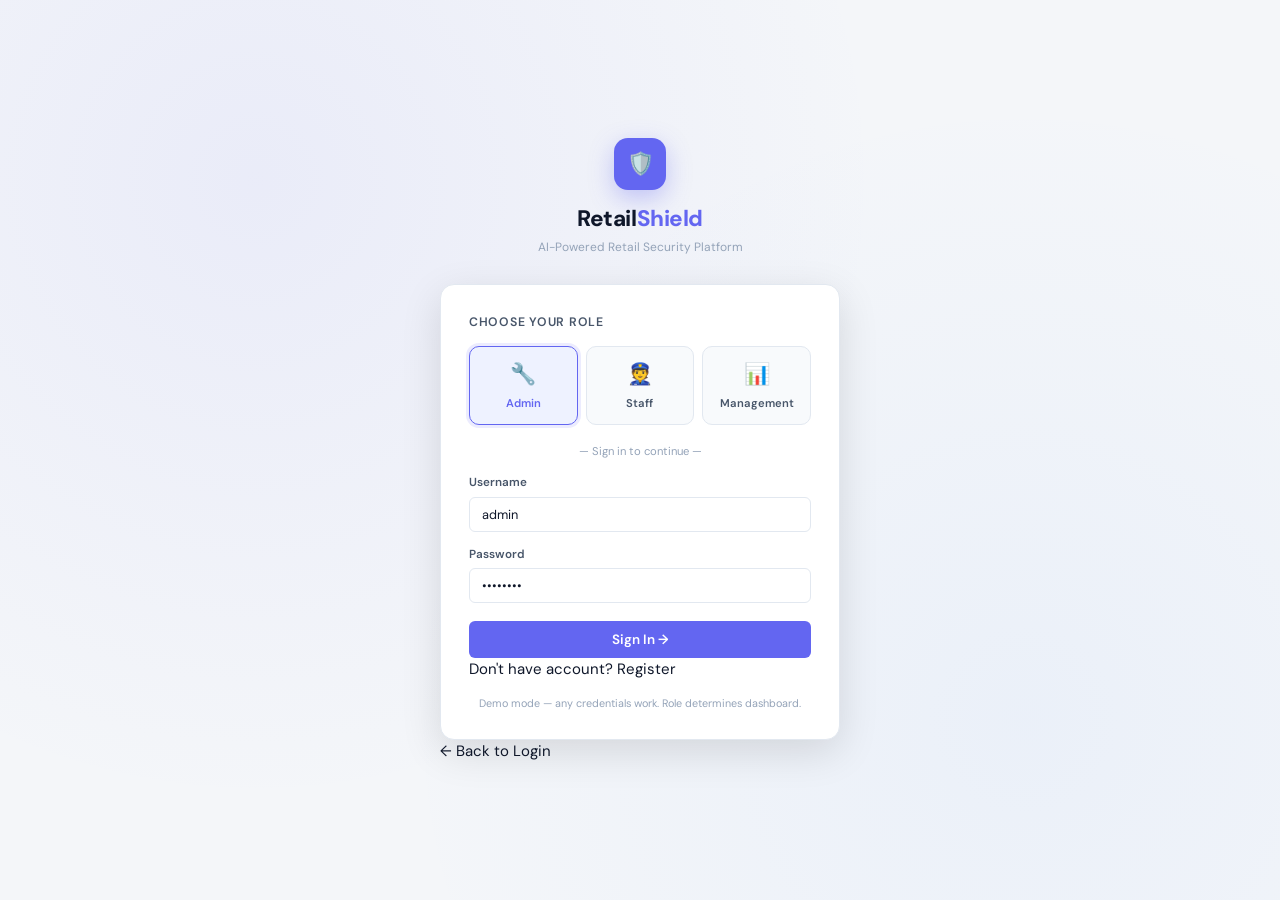
<file: index.html>
<!DOCTYPE html>
<html lang="en">
<head>
  <meta charset="UTF-8" />
  <meta name="viewport" content="width=device-width,initial-scale=1" />
  <title>RetailShield — Login</title>
  <link rel="stylesheet" href="style.css" />
</head>
<body>

<div class="login-page">
  <div class="login-box">

    <div class="login-brand">
      <div class="login-brand-logo">🛡️</div>
      <div class="login-brand-name">Retail<span>Shield</span></div>
      <div class="login-brand-sub">AI-Powered Retail Security Platform</div>
    </div>

<div class="login-card" id="login-card">
      <h2>Choose Your Role</h2>

      <div class="role-grid">
        <div class="role-btn active" data-role="admin" onclick="pickRole(this,'admin')">
          <div class="role-emoji">🔧</div>
          <div class="role-name">Admin</div>
        </div>
        <div class="role-btn" data-role="staff" onclick="pickRole(this,'staff')">
          <div class="role-emoji">👮</div>
          <div class="role-name">Staff</div>
        </div>
        <div class="role-btn" data-role="management" onclick="pickRole(this,'management')">
          <div class="role-emoji">📊</div>
          <div class="role-name">Management</div>
        </div>
      </div>

      <div class="login-sep">— Sign in to continue —</div>

      <div class="form-row">
        <label>Username</label>
        <input class="form-input" id="inp-user" type="text" value="admin" placeholder="Enter username" />
      </div>

      <div class="form-row">
        <label>Password</label>
        <input class="form-input" id="inp-pass" type="password" value="••••••••" placeholder="Enter password" />
      </div>

<button class="login-btn" id="login-btn" onclick="doLogin()">Sign In →</button>

      <div class="toggle-link" onclick="toggleRegister()">Don't have account? <span class="link">Register</span></div>
      <div class="login-footer">Demo mode — any credentials work. Role determines dashboard.</div>
    </div>

    <!-- Register Form (hidden) -->
    <div class="register-card" id="register-card" style="display:none;">
      <h2>Create Account</h2>
      <div class="form-row">
        <label>Full Name</label>
        <input class="form-input" id="reg-name" type="text" placeholder="Your name" />
      </div>
      <div class="form-row">
        <label>Email (optional)</label>
        <input class="form-input" id="reg-email" type="email" placeholder="user@example.com" />
      </div>
      <div class="form-row">
        <label>Username</label>
        <input class="form-input" id="reg-user" type="text" placeholder="Username" />
      </div>
      <div class="form-row">
        <label>Password</label>
        <input class="form-input" id="reg-pass" type="password" placeholder="Password" />
      </div>
      <div class="form-row">
        <label>Confirm Password</label>
        <input class="form-input" id="reg-confirm-pass" type="password" placeholder="Confirm Password" />
      </div>
      <div class="form-row">
        <label>Store</label>
        <select class="form-input" id="reg-store">
<option value="D-Mart">D-Mart</option>
          <option value="Reliance Retail">Reliance Retail</option>
          <option value="Vishal Mart">Vishal Mart</option>
          <option value="Big Bazaar">Big Bazaar</option>
          <option value="Spencer's">Spencer's</option>
          <option value="More Supermarket">More Supermarket</option>
        </select>
      </div>
      <div class="form-row">
        <label>Role</label>
        <select class="form-input" id="reg-role">
          <option value="staff">Staff</option>
          <option value="management">Management</option>
          <option value="admin">Admin</option>
        </select>
      </div>
      <div class="form-row">
        <label>Branch Location (City)</label>
        <select class="form-input" id="reg-branch">
          <option value="Mumbai">Mumbai</option>
          <option value="Delhi">Delhi</option>
          <option value="Bangalore">Bangalore</option>
          <option value="Hyderabad">Hyderabad</option>
          <option value="Chennai">Chennai</option>
          <option value="Kolkata">Kolkata</option>
          <option value="Pune">Pune</option>
          <option value="Ahmedabad">Ahmedabad</option>
          <option value="Rajahmundry">Rajahmundry (rjy)</option>
          <option value="Kakinada">Kakinada (kkd)</option>
          <option value="Visakhapatnam">Visakhapatnam</option>
          <option value="Vijayawada">Vijayawada</option>
          <option value="Guntur">Guntur</option>
          <option value="Coimbatore">Coimbatore</option>
          <option value="Jaipur">Jaipur</option>
          <option value="Lucknow">Lucknow</option>
        </select>
      </div>
      </div>
      <div class="toggle-link" onclick="toggleRegister()">← Back to Login</div>

  </div>
</div>

<script>
  let role = 'admin';

  function pickRole(el, r) {
    document.querySelectorAll('.role-btn').forEach(b => b.classList.remove('active'));
    el.classList.add('active'); role = r;
  }

  function doLogin() {
    const user = document.getElementById('inp-user').value || 'User';
    sessionStorage.setItem('rs_role', role);
    sessionStorage.setItem('rs_user', user);
    const btn = document.getElementById('login-btn');
    btn.textContent = 'Signing in…'; btn.disabled = true;
    setTimeout(() => {
      window.location.href = { admin:'admin.html', staff:'staff.html', management:'management.html' }[role];
    }, 600);
  }

  document.addEventListener('keydown', e => { if (e.key === 'Enter') doLogin(); });
</script>
<script src="script.js"></script>
</body>
</html>
</file>
<file: style.css>
@import url('https://fonts.googleapis.com/css2?family=DM+Sans:ital,opsz,wght@0,9..40,300;0,9..40,400;0,9..40,500;0,9..40,600;0,9..40,700;1,9..40,400&family=DM+Mono:wght@400;500&display=swap');

/* ─── TOKENS ──────────────────────────────────────── */
:root {
  --bg:           #f4f6f9;
  --surface:      #ffffff;
  --surface-2:    #f8fafc;
  --border:       #e2e8f0;
  --border-2:     #cbd5e1;

  --sidebar-bg:   #1e293b;
  --sidebar-text: #94a3b8;
  --sidebar-active:#ffffff;
  --sidebar-hover:#334155;

  --text-1:       #0f172a;
  --text-2:       #475569;
  --text-3:       #94a3b8;

  --red:          #ef4444;
  --red-bg:       #fef2f2;
  --red-border:   #fecaca;

  --amber:        #f59e0b;
  --amber-bg:     #fffbeb;
  --amber-border: #fde68a;

  --green:        #10b981;
  --green-bg:     #f0fdf4;
  --green-border: #bbf7d0;

  --blue:         #3b82f6;
  --blue-bg:      #eff6ff;
  --blue-border:  #bfdbfe;

  --accent:       #6366f1;
  --accent-bg:    #eef2ff;

  --shadow-sm:    0 1px 3px rgba(0,0,0,.08), 0 1px 2px rgba(0,0,0,.05);
  --shadow-md:    0 4px 16px rgba(0,0,0,.08), 0 2px 6px rgba(0,0,0,.05);
  --shadow-lg:    0 12px 40px rgba(0,0,0,.12);

  --radius:       10px;
  --radius-sm:    6px;
  --radius-lg:    14px;
  --sidebar-w:    230px;
  --topbar-h:     60px;

  --font:         'DM Sans', sans-serif;
  --mono:         'DM Mono', monospace;
}

/* ─── RESET ───────────────────────────────────────── */
*, *::before, *::after { box-sizing: border-box; margin: 0; padding: 0; }
html { font-size: 15px; }
body { font-family: var(--font); background: var(--bg); color: var(--text-1); line-height: 1.5; overflow-x: hidden; }
a { text-decoration: none; color: inherit; }
button { font-family: var(--font); cursor: pointer; }
input, select, textarea { font-family: var(--font); }

::-webkit-scrollbar { width: 5px; height: 5px; }
::-webkit-scrollbar-track { background: transparent; }
::-webkit-scrollbar-thumb { background: var(--border-2); border-radius: 99px; }

/* ─── LAYOUT ──────────────────────────────────────── */
.app { display: flex; min-height: 100vh; }

/* ─── SIDEBAR ─────────────────────────────────────── */
.sidebar {
  width: var(--sidebar-w);
  background: var(--sidebar-bg);
  display: flex;
  flex-direction: column;
  position: fixed;
  inset: 0 auto 0 0;
  z-index: 200;
  overflow-y: auto;
}

.sidebar-brand {
  display: flex; align-items: center; gap: 10px;
  padding: 20px 18px 16px;
  border-bottom: 1px solid rgba(255,255,255,.06);
}
.brand-icon {
  width: 32px; height: 32px; border-radius: 8px;
  background: var(--accent); display: flex; align-items: center;
  justify-content: center; font-size: 15px; flex-shrink: 0;
}
.brand-name { font-size: 1rem; font-weight: 700; color: #fff; letter-spacing: -.01em; }
.brand-name span { color: #a5b4fc; }

.nav-section { padding: 12px 10px 4px; }
.nav-label {
  font-size: .68rem; font-weight: 600; letter-spacing: .08em;
  text-transform: uppercase; color: #475569;
  padding: 0 8px; margin-bottom: 4px;
}
.nav-item {
  display: flex; align-items: center; gap: 9px;
  padding: 8px 10px; border-radius: var(--radius-sm);
  color: var(--sidebar-text); font-size: .875rem; font-weight: 500;
  transition: background .15s, color .15s; cursor: pointer;
  margin-bottom: 2px;
}
.nav-item:hover { background: var(--sidebar-hover); color: #fff; }
.nav-item.active { background: rgba(99,102,241,.25); color: #c7d2fe; }
.nav-item .icon { font-size: 1rem; width: 20px; text-align: center; flex-shrink: 0; }
.nav-item .badge {
  margin-left: auto; background: var(--red); color: #fff;
  font-size: .65rem; font-weight: 700; padding: 1px 6px;
  border-radius: 99px; min-width: 18px; text-align: center;
}

.sidebar-footer {
  margin-top: auto;
  padding: 14px 10px;
  border-top: 1px solid rgba(255,255,255,.06);
}
.user-row {
  display: flex; align-items: center; gap: 10px;
  padding: 8px 10px; border-radius: var(--radius-sm);
}
.avatar {
  width: 30px; height: 30px; border-radius: 50%;
  background: var(--accent); color: #fff;
  display: flex; align-items: center; justify-content: center;
  font-size: .8rem; font-weight: 700; flex-shrink: 0;
}
.user-meta { flex: 1; min-width: 0; }
.user-name { font-size: .82rem; font-weight: 600; color: #e2e8f0; white-space: nowrap; overflow: hidden; text-overflow: ellipsis; }
.user-role { font-size: .68rem; color: #64748b; }
.btn-logout {
  background: none; border: 1px solid #334155;
  border-radius: 5px; padding: 3px 8px;
  color: #64748b; font-size: .7rem;
  transition: all .15s;
}
.btn-logout:hover { border-color: var(--red); color: var(--red); }

/* ─── MAIN ────────────────────────────────────────── */
.main {
  flex: 1;
  margin-left: var(--sidebar-w);
  display: flex; flex-direction: column;
  min-height: 100vh;
}

/* ─── TOPBAR ──────────────────────────────────────── */
.topbar {
  height: var(--topbar-h);
  background: var(--surface);
  border-bottom: 1px solid var(--border);
  display: flex; align-items: center;
  padding: 0 24px; gap: 16px;
  position: sticky; top: 0; z-index: 100;
}
.topbar-title { font-size: 1rem; font-weight: 600; flex: 1; }
.topbar-pill {
  display: flex; align-items: center; gap: 6px;
  background: var(--green-bg); border: 1px solid var(--green-border);
  border-radius: 99px; padding: 4px 12px;
  font-size: .75rem; font-weight: 500; color: var(--green);
}
.topbar-pill.alert-mode { background: var(--red-bg); border-color: var(--red-border); color: var(--red); }
.pulse { width: 7px; height: 7px; border-radius: 50%; background: currentColor; animation: blink 1.4s infinite; }
.topbar-time {
  font-family: var(--mono); font-size: .78rem; color: var(--text-2);
  background: var(--bg); border: 1px solid var(--border);
  border-radius: var(--radius-sm); padding: 4px 10px;
}

/* ─── PAGE ────────────────────────────────────────── */
.page { padding: 22px 24px; flex: 1; }
.page-header { margin-bottom: 18px; }
.page-title { font-size: 1.35rem; font-weight: 700; color: var(--text-1); }
.page-sub { font-size: .85rem; color: var(--text-2); margin-top: 2px; }

/* ─── SECTION VIEWS ───────────────────────────────── */
.view { display: none; animation: fadeIn .2s ease; }
.view.active { display: block; }

/* ─── STAT CARDS ──────────────────────────────────── */
.stats-row { display: grid; grid-template-columns: repeat(4, 1fr); gap: 14px; margin-bottom: 20px; }
.stat-card {
  background: var(--surface); border: 1px solid var(--border);
  border-radius: var(--radius); padding: 16px 18px;
  display: flex; flex-direction: column; gap: 8px;
  box-shadow: var(--shadow-sm); position: relative; overflow: hidden;
}
.stat-card::after {
  content: ''; position: absolute; left: 0; top: 0; bottom: 0;
  width: 3px; background: var(--card-color, var(--accent)); border-radius: 99px;
}
.stat-card.red   { --card-color: var(--red); }
.stat-card.amber { --card-color: var(--amber); }
.stat-card.green { --card-color: var(--green); }
.stat-card.blue  { --card-color: var(--blue); }

.stat-top { display: flex; align-items: center; justify-content: space-between; }
.stat-label { font-size: .78rem; font-weight: 500; color: var(--text-2); }
.stat-icon-wrap {
  width: 32px; height: 32px; border-radius: 8px;
  background: var(--card-bg, var(--accent-bg));
  display: flex; align-items: center; justify-content: center; font-size: 15px;
}
.stat-card.red   .stat-icon-wrap { background: var(--red-bg); }
.stat-card.amber .stat-icon-wrap { background: var(--amber-bg); }
.stat-card.green .stat-icon-wrap { background: var(--green-bg); }
.stat-card.blue  .stat-icon-wrap { background: var(--blue-bg); }
.stat-value { font-size: 1.8rem; font-weight: 700; line-height: 1; color: var(--text-1); }
.stat-footer { font-size: .73rem; color: var(--text-3); display: flex; align-items: center; gap: 4px; }
.stat-footer .up   { color: var(--red); }
.stat-footer .down { color: var(--green); }

/* ─── CARDS ───────────────────────────────────────── */
.grid-2   { display: grid; grid-template-columns: 1fr 1fr; gap: 16px; margin-bottom: 16px; }
.grid-3   { display: grid; grid-template-columns: 1fr 1fr 1fr; gap: 16px; margin-bottom: 16px; }
.grid-6-4 { display: grid; grid-template-columns: 6fr 4fr; gap: 16px; margin-bottom: 16px; }
.grid-4-6 { display: grid; grid-template-columns: 4fr 6fr; gap: 16px; margin-bottom: 16px; }
.mb-4 { margin-bottom: 16px; }

.card {
  background: var(--surface); border: 1px solid var(--border);
  border-radius: var(--radius); box-shadow: var(--shadow-sm); overflow: hidden;
}
.card-header {
  display: flex; align-items: center; justify-content: space-between;
  padding: 14px 18px; border-bottom: 1px solid var(--border);
}
.card-title { font-size: .88rem; font-weight: 600; color: var(--text-1); display: flex; align-items: center; gap: 7px; }
.card-title .dot { width: 7px; height: 7px; border-radius: 50%; background: var(--green); animation: blink 2s infinite; }
.card-title .dot.red { background: var(--red); animation-duration: .9s; }
.card-actions { display: flex; gap: 8px; align-items: center; }
.card-body { padding: 16px 18px; }
.card-body.no-pad { padding: 0; }

/* ─── BUTTONS ─────────────────────────────────────── */
.btn {
  display: inline-flex; align-items: center; gap: 6px;
  padding: 7px 14px; border-radius: var(--radius-sm); font-size: .82rem;
  font-weight: 500; transition: all .15s; border: 1px solid transparent;
}
.btn-primary { background: var(--accent); color: #fff; }
.btn-primary:hover { background: #4f46e5; }
.btn-outline { background: var(--surface); border-color: var(--border); color: var(--text-2); }
.btn-outline:hover { border-color: var(--border-2); color: var(--text-1); background: var(--surface-2); }
.btn-danger  { background: var(--red-bg); border-color: var(--red-border); color: var(--red); }
.btn-danger:hover  { background: var(--red); color: #fff; }
.btn-success { background: var(--green-bg); border-color: var(--green-border); color: var(--green); }
.btn-success:hover { background: var(--green); color: #fff; }
.btn-sm { padding: 4px 10px; font-size: .75rem; }
.btn-xs { padding: 3px 8px; font-size: .7rem; }

/* ─── BADGE / CHIP ────────────────────────────────── */
.badge {
  display: inline-flex; align-items: center; gap: 4px;
  padding: 2px 8px; border-radius: 99px; font-size: .7rem; font-weight: 600;
}
.badge-red    { background: var(--red-bg);   color: var(--red);   border: 1px solid var(--red-border); }
.badge-amber  { background: var(--amber-bg); color: var(--amber); border: 1px solid var(--amber-border); }
.badge-green  { background: var(--green-bg); color: var(--green); border: 1px solid var(--green-border); }
.badge-blue   { background: var(--blue-bg);  color: var(--blue);  border: 1px solid var(--blue-border); }
.badge-gray   { background: var(--surface-2); color: var(--text-2); border: 1px solid var(--border); }

/* ─── ALERT FEED ──────────────────────────────────── */
.alert-feed { max-height: 400px; overflow-y: auto; }
.alert-row {
  display: flex; align-items: flex-start; gap: 12px;
  padding: 12px 18px; border-bottom: 1px solid var(--border);
  transition: background .1s; animation: slideIn .25s ease;
}
.alert-row:last-child { border-bottom: none; }
.alert-row:hover { background: var(--bg); }
.alert-row.acked { opacity: .45; }

.sev-dot {
  width: 8px; height: 8px; border-radius: 50%; margin-top: 5px; flex-shrink: 0;
}
.sev-dot.high   { background: var(--red);   box-shadow: 0 0 0 3px var(--red-bg); }
.sev-dot.medium { background: var(--amber); box-shadow: 0 0 0 3px var(--amber-bg); }
.sev-dot.low    { background: var(--blue);  box-shadow: 0 0 0 3px var(--blue-bg); }

.alert-body { flex: 1; min-width: 0; }
.alert-msg { font-size: .85rem; font-weight: 500; color: var(--text-1); margin-bottom: 3px; }
.alert-meta { font-size: .73rem; color: var(--text-3); display: flex; gap: 10px; flex-wrap: wrap; }
.alert-meta span { display: flex; align-items: center; gap: 3px; }

/* ─── LOG ROWS ────────────────────────────────────── */
.log-feed { max-height: 500px; overflow-y: auto; font-family: var(--mono); font-size: .75rem; }
.log-row {
  display: flex; gap: 10px; align-items: baseline;
  padding: 6px 18px; border-bottom: 1px solid var(--border);
  animation: slideIn .2s ease;
}
.log-row:last-child { border-bottom: none; }
.log-row:hover { background: var(--bg); }
.log-time  { color: var(--text-3); white-space: nowrap; flex-shrink: 0; }
.log-tag   { width: 60px; font-weight: 500; flex-shrink: 0; }
.log-tag.info    { color: var(--blue); }
.log-tag.warn    { color: var(--amber); }
.log-tag.error   { color: var(--red); }
.log-tag.success { color: var(--green); }
.log-msg { color: var(--text-2); flex: 1; }

/* ─── CAMERA GRID ─────────────────────────────────── */
.cam-grid { display: grid; grid-template-columns: repeat(3, 1fr); gap: 10px; }
.cam-cell {
  border-radius: var(--radius-sm); overflow: hidden;
  border: 2px solid var(--border); position: relative; background: #0d1117;
  transition: border-color .2s; cursor: pointer;
  aspect-ratio: 16/10;
}
.cam-cell:hover { border-color: var(--accent); }
.cam-cell.alert-cam { border-color: var(--red); animation: borderFlash .9s infinite; }
.cam-cell.offline   { opacity: .5; }

.cam-canvas { width: 100%; height: 100%; display: block; }
.cam-badge {
  position: absolute; top: 6px; left: 6px;
  background: rgba(0,0,0,.6); backdrop-filter: blur(4px);
  border-radius: 4px; padding: 2px 7px;
  font-family: var(--mono); font-size: .62rem; color: #fff;
  display: flex; align-items: center; gap: 5px;
}
.rec-dot { width: 5px; height: 5px; border-radius: 50%; background: var(--red); animation: blink .8s infinite; }
.cam-footer {
  position: absolute; bottom: 0; left: 0; right: 0;
  background: linear-gradient(transparent, rgba(0,0,0,.75));
  padding: 12px 8px 5px;
  display: flex; justify-content: space-between; align-items: flex-end;
  font-family: var(--mono); font-size: .62rem; color: rgba(255,255,255,.8);
}
.cam-id { color: #7dd3fc; }
.cam-alert-label {
  position: absolute; top: 6px; right: 6px;
  background: var(--red); color: #fff;
  font-family: var(--mono); font-size: .6rem; font-weight: 600;
  padding: 2px 7px; border-radius: 4px; display: none;
}
.cam-cell.alert-cam .cam-alert-label { display: block; }

/* ─── CHART WRAP ──────────────────────────────────── */
.chart-wrap { padding: 16px 18px; }
.chart-wrap canvas { max-height: 220px; }

/* ─── RISK BARS ───────────────────────────────────── */
.risk-list { display: flex; flex-direction: column; gap: 10px; padding: 14px 18px; }
.risk-row  { display: flex; align-items: center; gap: 12px; }
.risk-name { font-size: .82rem; width: 130px; flex-shrink: 0; color: var(--text-2); }
.risk-track { flex: 1; height: 6px; background: var(--border); border-radius: 99px; overflow: hidden; }
.risk-fill  { height: 100%; border-radius: 99px; transition: width 1.2s cubic-bezier(.4,0,.2,1); }
.risk-fill.high   { background: var(--red); }
.risk-fill.medium { background: var(--amber); }
.risk-fill.low    { background: var(--green); }
.risk-pct { font-family: var(--mono); font-size: .72rem; width: 36px; text-align: right; }
.risk-pct.high   { color: var(--red); }
.risk-pct.medium { color: var(--amber); }
.risk-pct.low    { color: var(--green); }

/* ─── DATA TABLE ──────────────────────────────────── */
.tbl-wrap { overflow-x: auto; }
table { width: 100%; border-collapse: collapse; font-size: .82rem; }
thead th {
  padding: 10px 14px; text-align: left;
  font-size: .7rem; font-weight: 600; text-transform: uppercase; letter-spacing: .06em;
  color: var(--text-3); background: var(--surface-2); border-bottom: 1px solid var(--border);
  white-space: nowrap;
}
tbody td { padding: 10px 14px; border-bottom: 1px solid var(--border); color: var(--text-2); }
tbody tr:last-child td { border-bottom: none; }
tbody tr:hover td { background: var(--bg); color: var(--text-1); }

/* ─── STORE MAP ───────────────────────────────────── */
.store-map-wrap { padding: 10px; }
.store-map-canvas-el { width: 100%; border-radius: var(--radius-sm); display: block; }

/* ─── FILTER BAR ──────────────────────────────────── */
.filter-bar {
  display: flex; gap: 6px; align-items: center;
  padding: 10px 16px; border-bottom: 1px solid var(--border);
  flex-wrap: wrap;
}
.filter-btn {
  background: var(--surface-2); border: 1px solid var(--border);
  border-radius: 99px; padding: 4px 12px;
  font-size: .75rem; font-weight: 500; color: var(--text-2);
  transition: all .15s;
}
.filter-btn:hover  { border-color: var(--accent); color: var(--accent); }
.filter-btn.active { background: var(--accent-bg); border-color: var(--accent); color: var(--accent); }
.search-box {
  background: var(--surface-2); border: 1px solid var(--border);
  border-radius: var(--radius-sm); padding: 5px 12px;
  font-size: .8rem; color: var(--text-1); outline: none;
  transition: border-color .15s; min-width: 190px;
}
.search-box:focus { border-color: var(--accent); }
.search-box::placeholder { color: var(--text-3); }

/* ─── STAFF ALERT ─────────────────────────────────── */
.staff-alert {
  display: flex; align-items: flex-start; gap: 12px;
  padding: 14px 18px; border-bottom: 1px solid var(--border);
  animation: slideIn .3s ease; transition: background .1s;
}
.staff-alert:last-child { border-bottom: none; }
.staff-alert:hover { background: var(--bg); }
.staff-alert.acked { opacity: .4; }

.sa-icon {
  width: 36px; height: 36px; border-radius: 9px; flex-shrink: 0;
  display: flex; align-items: center; justify-content: center; font-size: 1rem;
}
.sa-icon.high   { background: var(--red-bg); }
.sa-icon.medium { background: var(--amber-bg); }
.sa-icon.low    { background: var(--blue-bg); }

.sa-body { flex: 1; }
.sa-title { font-size: .87rem; font-weight: 600; color: var(--text-1); margin-bottom: 3px; }
.sa-location { font-size: .77rem; color: var(--amber); font-weight: 500; margin-bottom: 3px; display: flex; align-items: center; gap: 4px; }
.sa-time { font-size: .72rem; color: var(--text-3); }

/* ─── TOAST ───────────────────────────────────────── */
#toast-container {
  position: fixed; top: 16px; right: 16px; z-index: 9999;
  display: flex; flex-direction: column; gap: 8px; max-width: 340px;
}
.toast {
  background: var(--surface); border: 1px solid var(--border);
  border-radius: var(--radius); padding: 12px 14px;
  box-shadow: var(--shadow-lg);
  display: flex; gap: 10px; align-items: flex-start;
  animation: toastIn .3s cubic-bezier(.175,.885,.32,1.275);
  border-left: 3px solid var(--toast-color, var(--accent));
  cursor: pointer;
}
.toast.t-error   { --toast-color: var(--red); }
.toast.t-warn    { --toast-color: var(--amber); }
.toast.t-success { --toast-color: var(--green); }
.toast-icon { font-size: 1.1rem; }
.toast-body { flex: 1; }
.toast-title { font-size: .83rem; font-weight: 600; color: var(--text-1); margin-bottom: 2px; }
.toast-text  { font-size: .75rem; color: var(--text-2); }

/* ─── MODAL ───────────────────────────────────────── */
.modal-overlay {
  position: fixed; inset: 0; background: rgba(15,23,42,.45);
  backdrop-filter: blur(3px); z-index: 1000;
  display: flex; align-items: center; justify-content: center;
  animation: fadeIn .15s;
}
.modal {
  background: var(--surface); border-radius: var(--radius-lg);
  width: 480px; max-width: 95vw; max-height: 90vh; overflow-y: auto;
  box-shadow: var(--shadow-lg); animation: scaleIn .2s cubic-bezier(.175,.885,.32,1.2);
}
.modal-header {
  display: flex; align-items: center; justify-content: space-between;
  padding: 18px 20px; border-bottom: 1px solid var(--border);
}
.modal-title { font-size: 1rem; font-weight: 700; }
.modal-close {
  width: 28px; height: 28px; border-radius: 6px; border: 1px solid var(--border);
  background: var(--surface-2); color: var(--text-2); font-size: 1.1rem;
  display: flex; align-items: center; justify-content: center;
  cursor: pointer; transition: all .15s;
}
.modal-close:hover { background: var(--red-bg); color: var(--red); border-color: var(--red-border); }
.modal-body { padding: 20px; }
.modal-footer { padding: 14px 20px; border-top: 1px solid var(--border); display: flex; justify-content: flex-end; gap: 8px; }

/* ─── FORM ELEMENTS ───────────────────────────────── */
.form-row { margin-bottom: 14px; }
.form-row label { display: block; font-size: .78rem; font-weight: 600; color: var(--text-2); margin-bottom: 5px; }
.form-input, .form-select {
  width: 100%; padding: 8px 12px;
  background: var(--surface); border: 1px solid var(--border);
  border-radius: var(--radius-sm); font-size: .85rem; color: var(--text-1);
  outline: none; transition: border-color .15s;
  appearance: none; -webkit-appearance: none;
}
.form-input:focus, .form-select:focus { border-color: var(--accent); box-shadow: 0 0 0 3px rgba(99,102,241,.1); }
.form-select { background-image: url("data:image/svg+xml,%3Csvg xmlns='http://www.w3.org/2000/svg' width='12' height='12' viewBox='0 0 24 24' fill='none' stroke='%2394a3b8' stroke-width='2'%3E%3Cpolyline points='6,9 12,15 18,9'/%3E%3C/svg%3E"); background-repeat: no-repeat; background-position: right 10px center; padding-right: 30px; }
.form-switch { position: relative; display: inline-block; width: 48px; height: 24px; }
.form-switch input { opacity: 0; width: 0; height: 0; }
.switch-slider { position: absolute; cursor: pointer; top: 0; left: 0; right: 0; bottom: 0; background-color: #cbd5e1; transition: .4s; border-radius: 24px; }
.switch-slider:before { position: absolute; content: ""; height: 18px; width: 18px; left: 3px; bottom: 3px; background-color: white; transition: .4s; border-radius: 50%; }
input:checked + .switch-slider { background-color: var(--green); }
input:checked + .switch-slider:before { transform: translateX(24px); }
.form-hint { font-size: .72rem; color: var(--text-3); margin-top: 4px; }
.form-row-2 { display: grid; grid-template-columns: 1fr 1fr; gap: 12px; margin-bottom: 14px; }

/* ─── CAMERA MGMT CARD ────────────────────────────── */
.cam-mgmt-grid { display: grid; grid-template-columns: repeat(auto-fill, minmax(200px, 1fr)); gap: 12px; padding: 16px 18px; }
.cam-mgmt-card {
  border: 1px solid var(--border); border-radius: var(--radius);
  padding: 14px; background: var(--surface-2); position: relative;
  transition: box-shadow .15s;
}
.cam-mgmt-card:hover { box-shadow: var(--shadow-md); }
.cam-mgmt-card.offline { opacity: .6; }
.cam-header-row { display: flex; justify-content: space-between; align-items: flex-start; margin-bottom: 10px; }
.cam-id-tag { font-family: var(--mono); font-size: .75rem; font-weight: 500; color: var(--accent); }
.cam-status-dot { width: 8px; height: 8px; border-radius: 50%; margin-top: 3px; }
.cam-status-dot.online  { background: var(--green); }
.cam-status-dot.offline { background: var(--red); }
.cam-status-dot.pending { background: var(--amber); animation: blink 1s infinite; }
.cam-zone { font-size: .78rem; font-weight: 600; color: var(--text-1); margin-bottom: 3px; }
.cam-ip   { font-family: var(--mono); font-size: .7rem; color: var(--text-3); margin-bottom: 10px; }
.cam-actions { display: flex; gap: 6px; }

/* ─── EMPTY STATE ─────────────────────────────────── */
.empty-state { text-align: center; padding: 40px 20px; color: var(--text-3); }
.empty-state .e-icon { font-size: 2.5rem; margin-bottom: 10px; }
.empty-state .e-text { font-size: .85rem; }

/* ─── INFO ROWS ───────────────────────────────────── */
.info-row {
  display: flex; justify-content: space-between; align-items: center;
  padding: 10px 18px; border-bottom: 1px solid var(--border); font-size: .83rem;
}
.info-row:last-child { border-bottom: none; }
.info-key { color: var(--text-2); }
.info-val { font-weight: 500; color: var(--text-1); font-family: var(--mono); font-size: .78rem; }

/* ─── TABS ────────────────────────────────────────── */
.tabs { display: flex; border-bottom: 1px solid var(--border); padding: 0 18px; gap: 0; }
.tab-btn {
  padding: 10px 14px; font-size: .82rem; font-weight: 500;
  color: var(--text-3); border-bottom: 2px solid transparent;
  cursor: pointer; background: none; border-top: none; border-left: none; border-right: none;
  margin-bottom: -1px; transition: all .15s;
}
.tab-btn:hover { color: var(--text-1); }
.tab-btn.active { color: var(--accent); border-bottom-color: var(--accent); }
.tab-panel { display: none; }
.tab-panel.active { display: block; }

/* ─── ANIMATIONS ──────────────────────────────────── */
@keyframes fadeIn   { from { opacity: 0 } to { opacity: 1 } }
@keyframes slideIn  { from { opacity: 0; transform: translateX(10px) } to { opacity: 1; transform: none } }
@keyframes scaleIn  { from { opacity: 0; transform: scale(.94) } to { opacity: 1; transform: none } }
@keyframes toastIn  { from { opacity: 0; transform: translateX(20px) } to { opacity: 1; transform: none } }
@keyframes blink    { 0%,100% { opacity: 1 } 50% { opacity: .3 } }
@keyframes borderFlash { 0%,100% { border-color: var(--red) } 50% { border-color: var(--red-border) } }
@keyframes scanLine { 0% { top: -2px } 100% { top: 102% } }

/* ─── RESPONSIVE ──────────────────────────────────── */
@media (max-width: 1100px) { .grid-2, .grid-6-4, .grid-4-6 { grid-template-columns: 1fr; } }
@media (max-width: 860px)  { .stats-row { grid-template-columns: 1fr 1fr; } .cam-grid { grid-template-columns: repeat(2,1fr); } }
@media (max-width: 640px)  {
  .sidebar { transform: translateX(-100%); }
  .main { margin-left: 0; }
  .stats-row { grid-template-columns: 1fr; }
}

/* ─── LOGIN SPECIFIC ──────────────────────────────── */
.login-page {
  min-height: 100vh; display: flex; align-items: center; justify-content: center;
  background: var(--bg);
  background-image: radial-gradient(circle at 20% 20%, rgba(99,102,241,.07) 0%, transparent 50%),
                    radial-gradient(circle at 80% 80%, rgba(59,130,246,.05) 0%, transparent 50%);
  padding: 24px;
}
.login-box {
  width: 100%; max-width: 400px;
  animation: scaleIn .4s cubic-bezier(.175,.885,.32,1.2);
}
.login-brand { text-align: center; margin-bottom: 28px; }
.login-brand-logo {
  width: 52px; height: 52px; border-radius: 14px;
  background: var(--accent); color: #fff;
  font-size: 22px; display: flex; align-items: center; justify-content: center;
  margin: 0 auto 12px; box-shadow: 0 8px 24px rgba(99,102,241,.35);
}
.login-brand-name { font-size: 1.5rem; font-weight: 800; color: var(--text-1); letter-spacing: -.02em; }
.login-brand-name span { color: var(--accent); }
.login-brand-sub { font-size: .8rem; color: var(--text-3); margin-top: 3px; }
.login-card {
  background: var(--surface); border: 1px solid var(--border);
  border-radius: var(--radius-lg); padding: 28px;
  box-shadow: var(--shadow-lg);
}
.login-card h2 { font-size: .82rem; font-weight: 600; color: var(--text-2); margin-bottom: 14px; text-transform: uppercase; letter-spacing: .06em; }
.role-grid { display: grid; grid-template-columns: repeat(3,1fr); gap: 8px; margin-bottom: 18px; }
.role-btn {
  border: 1px solid var(--border); border-radius: var(--radius);
  padding: 12px 8px; text-align: center; cursor: pointer;
  background: var(--surface-2); transition: all .15s;
}
.role-btn:hover { border-color: var(--accent); background: var(--accent-bg); }
.role-btn.active { border-color: var(--accent); background: var(--accent-bg); box-shadow: 0 0 0 3px rgba(99,102,241,.12); }
.role-emoji { font-size: 1.4rem; margin-bottom: 5px; }
.role-name { font-size: .75rem; font-weight: 600; color: var(--text-2); }
.role-btn.active .role-name { color: var(--accent); }
.login-sep { font-size: .75rem; color: var(--text-3); text-align: center; margin: 14px 0; }
.login-footer { text-align: center; margin-top: 14px; font-size: .72rem; color: var(--text-3); }
.login-btn {
  width: 100%; padding: 10px; border-radius: var(--radius-sm);
  background: var(--accent); color: #fff; font-size: .9rem; font-weight: 600;
  border: none; transition: all .15s; margin-top: 4px;
}
.login-btn:hover { background: #4f46e5; transform: translateY(-1px); box-shadow: 0 4px 16px rgba(99,102,241,.35); }
</file>
